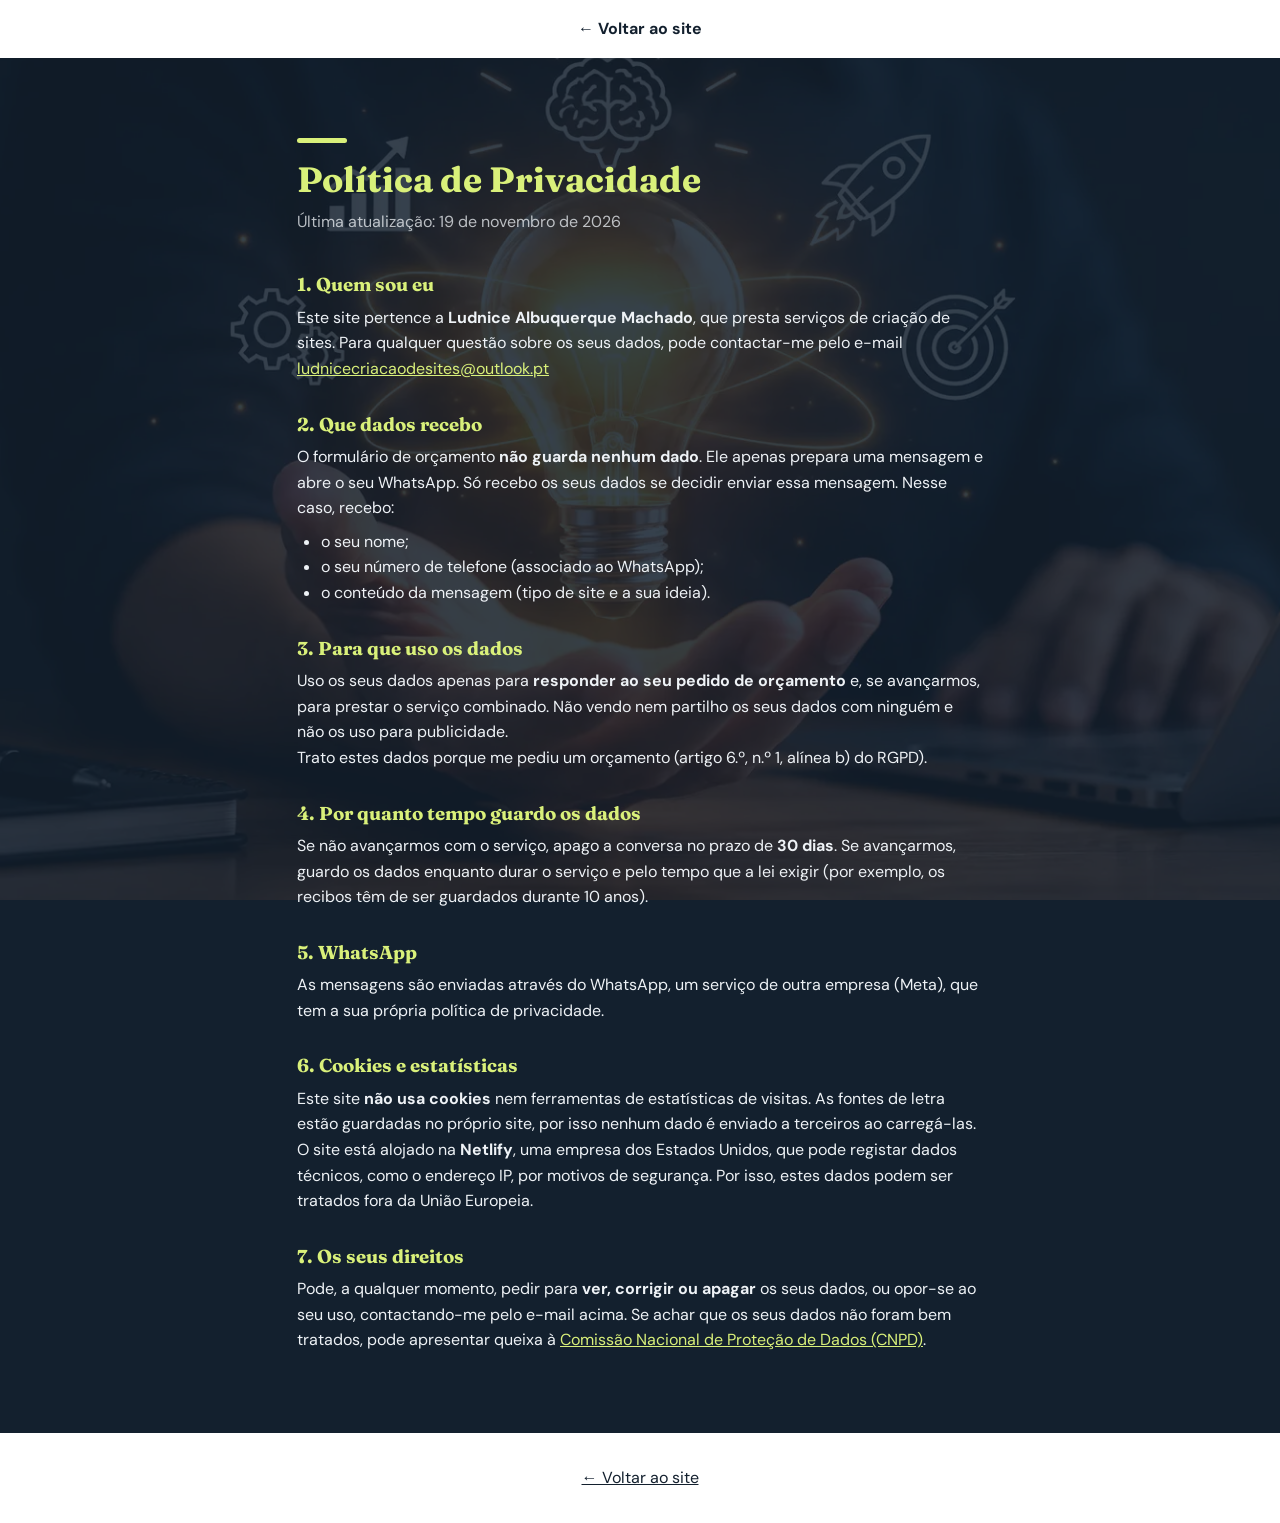
<file: privacidade.html>
<!DOCTYPE html>
<html lang="pt-PT">
<head>
  <meta charset="UTF-8">
  <meta name="viewport" content="width=device-width, initial-scale=1.0">
  <title>Política de Privacidade | Ludnice</title>
  <link rel="icon" href="favicon.svg" type="image/svg+xml">
  <!-- Usa o MESMO arquivo de estilos do site principal -->
  <link rel="stylesheet" href="style.css">
</head>
<body>

  <!-- Cabeçalho simples: só um link para voltar ao site -->
  <header class="cabecalho">
    <a href="index.html" class="voltar">← Voltar ao site</a>
  </header>

  <!-- "main" = conteúdo principal da página -->
  <main class="secao pagina-texto">
    <h2>Política de Privacidade</h2>
    <p class="subtitulo">Última atualização: 19 de novembro de 2026</p>

    <h3>1. Quem sou eu</h3>
    <!-- "mailto:" faz o link abrir o programa de e-mail da pessoa, já com o endereço preenchido -->
    <p>Este site pertence a <strong>Ludnice Albuquerque Machado</strong>, que presta serviços de criação de sites.
       Para qualquer questão sobre os seus dados, pode contactar-me pelo e-mail
       <a href="mailto:ludnicecriacaodesites@outlook.pt">ludnicecriacaodesites@outlook.pt</a></p>

    <h3>2. Que dados recebo</h3>
    <p>O formulário de orçamento <strong>não guarda nenhum dado</strong>. Ele apenas prepara uma mensagem
       e abre o seu WhatsApp. Só recebo os seus dados se decidir enviar essa mensagem. Nesse caso, recebo:</p>
    <ul>
      <li>o seu nome;</li>
      <li>o seu número de telefone (associado ao WhatsApp);</li>
      <li>o conteúdo da mensagem (tipo de site e a sua ideia).</li>
    </ul>

    <h3>3. Para que uso os dados</h3>
    <p>Uso os seus dados apenas para <strong>responder ao seu pedido de orçamento</strong> e, se avançarmos,
       para prestar o serviço combinado. Não vendo nem partilho os seus dados com ninguém
       e não os uso para publicidade.</p>
    <!-- Base legal: o RGPD pede que se diga PORQUE se pode tratar os dados -->
    <p>Trato estes dados porque me pediu um orçamento
       (artigo 6.º, n.º 1, alínea b) do RGPD).</p>

    <h3>4. Por quanto tempo guardo os dados</h3>
    <p>Se não avançarmos com o serviço, apago a conversa no prazo de <strong>30 dias</strong>.
       Se avançarmos, guardo os dados enquanto durar o serviço e pelo tempo que a lei exigir
       (por exemplo, os recibos têm de ser guardados durante 10 anos).</p>

    <h3>5. WhatsApp</h3>
    <p>As mensagens são enviadas através do WhatsApp, um serviço de outra empresa (Meta),
       que tem a sua própria política de privacidade.</p>

    <h3>6. Cookies e estatísticas</h3>
    <p>Este site <strong>não usa cookies</strong> nem ferramentas de estatísticas de visitas.
       As fontes de letra estão guardadas no próprio site, por isso nenhum dado é enviado a terceiros ao carregá-las.
       <!-- ✏️ Se um dia mudar para um alojamento da União Europeia, troque esta frase -->
       O site está alojado na <strong>Netlify</strong>, uma empresa dos Estados Unidos, que pode registar
       dados técnicos, como o endereço IP, por motivos de segurança. Por isso, estes dados podem ser
       tratados fora da União Europeia.</p>

    <h3>7. Os seus direitos</h3>
    <p>Pode, a qualquer momento, pedir para <strong>ver, corrigir ou apagar</strong> os seus dados,
       ou opor-se ao seu uso, contactando-me pelo e-mail acima.
       Se achar que os seus dados não foram bem tratados, pode apresentar queixa à
       <a href="https://www.cnpd.pt" target="_blank" rel="noopener noreferrer">Comissão Nacional de Proteção de Dados (CNPD)</a>.</p>
  </main>

  <footer class="rodape">
    <p><a href="index.html">← Voltar ao site</a></p>
  </footer>

</body>
</html>
</file>
<file: style.css>
/* =========================================================
   FONTES (guardadas na pasta "fontes" do próprio site)
   "@font-face" ensina ao navegador uma fonte nova: o nome dela e onde está o arquivo.
   Como os arquivos estão no nosso site, nada é enviado para o Google (bom para o RGPD).
   ========================================================= */
@font-face {
  font-family: "DM Sans";                   /* nome que usamos no resto do CSS */
  src: url("fontes/dm-sans.woff2") format("woff2");
  font-weight: 400 700;                     /* um arquivo só serve do normal (400) ao negrito (700) */
  font-display: swap;                       /* mostra o texto logo, mesmo antes da fonte carregar */
}

@font-face {
  font-family: "Fraunces";
  src: url("fontes/fraunces-bold.woff2") format("woff2");
  font-weight: 700;                         /* só a versão em negrito, usada nos títulos */
  font-display: swap;
}

/* =========================================================
   CORES DO SITE
   Aqui criamos "variáveis": nomes que guardam uma cor.
   Se quiser mudar a cor do site todo, é só mudar aqui!
   ========================================================= */
/* Cores inspiradas no flyer: azul-marinho escuro + verde-limão */
:root {
  --cor-principal: #d9f07a;   /* verde-limão (títulos e destaques) */
  --cor-texto-botao: #13202e; /* cor das letras dentro do botão verde-limão */
  --cor-fundo: #13202e;       /* azul-marinho bem escuro */
  --cor-fundo-alt: #182a3a;   /* azul-marinho um pouco mais claro (seções e cartões) */
  --cor-borda: rgba(255, 255, 255, 0.1); /* linha branca bem transparente */
  --cor-texto: #eef2f6;       /* letras quase brancas */
  --cor-whatsapp: #25d366;    /* verde do WhatsApp */
  --cor-cabecalho: #ffffff;   /* branco (fundo do cabeçalho e do rodapé) */
  --cor-texto-escuro: #13202e; /* letras escuras, para ler bem em cima do branco */
}

/* =========================================================
   AJUSTES GERAIS
   ========================================================= */
* {
  margin: 0;              /* tira os espaços automáticos que o navegador coloca */
  padding: 0;
  box-sizing: border-box; /* faz o tamanho dos elementos ficar mais previsível */
}

html {
  scroll-behavior: smooth; /* ao clicar no menu, a página rola suavemente */
}

body {
  font-family: "DM Sans", Arial, sans-serif; /* fonte dos textos */
  background: var(--cor-fundo);   /* var(...) usa a cor guardada lá em cima */
  color: var(--cor-texto);
  line-height: 1.6;               /* espaço entre as linhas do texto */
}

/* IMAGEM DE FUNDO "sombreada"
   "::before" cria uma camada extra dentro do <body>, só com a imagem.
   Assim podemos deixar SÓ a imagem transparente, sem afetar os textos. */
body::before {
  content: "";                     /* obrigatório para a camada existir */
  position: fixed;                 /* fica parada enquanto a página rola */
  inset: 0;                        /* estica a camada para cobrir a tela inteira */
  z-index: -1;                     /* manda a camada para TRÁS de todo o conteúdo */
  background-image: url("imagens/fundo.webp"); /* a imagem (versão leve, em WebP) que está na pasta do site */
  background-size: cover;          /* a imagem cobre a tela toda, sem deformar */
  background-position: center;     /* centraliza a imagem */
  opacity: 0.15;                   /* 0 = invisível, 1 = imagem forte. 0.15 = bem fraquinha */
}

/* Títulos usam a fonte "Fraunces", igual ao flyer */
h1, h2, h3 {
  font-family: "Fraunces", Georgia, serif;
  line-height: 1.2;
}

/* =========================================================
   CABEÇALHO
   ========================================================= */
.cabecalho {
  position: sticky;   /* o cabeçalho "gruda" no topo quando a página rola */
  top: 0;
  z-index: 10;        /* fica por cima das outras coisas */
  display: flex;      /* coloca os itens lado a lado */
  align-items: center;
  justify-content: center; /* centraliza o menu */
  padding: 1rem 2rem;
  background: var(--cor-cabecalho); /* fundo branco */
}

.menu {
  display: flex;
  flex-wrap: wrap;           /* se a tela for estreita, os links passam para a linha de baixo */
  justify-content: center;
  gap: 0.3rem 1.4rem;        /* espaço entre os links (vertical e horizontal) */
}

.menu a {
  color: var(--cor-texto-escuro); /* letras escuras em cima do branco */
  font-weight: bold;
  text-decoration: none;
}

.menu a:hover {          /* ":hover" = quando o mouse passa por cima */
  text-decoration: underline; /* sublinha o link */
}

/* Marca (ícone + nome): no computador fica escondida */
.marca-celular {
  display: none;
  align-items: center;     /* alinha o ícone e o nome pelo meio */
  gap: 0.5rem;             /* espaço entre o ícone e o nome */
  color: var(--cor-texto-escuro);
  font-family: "Fraunces", Georgia, serif;
  font-size: 1.3rem;
  font-weight: bold;
  text-decoration: none;
}

.marca-icone {
  width: 34px;
  height: 34px;
}

/* Botão ☰ do menu: no computador ele fica escondido */
.botao-menu {
  display: none;
  background: none;
  border: none;
  color: var(--cor-texto-escuro); /* ☰ escuro, para aparecer no branco */
  font-size: 1.8rem;
  cursor: pointer;       /* mostra a "mãozinha" ao passar o mouse */
}

/* =========================================================
   SEÇÃO INICIAL
   ========================================================= */
.inicio {
  min-height: 65vh;      /* "vh" = altura da tela. 65vh = 65% da altura */
  display: flex;
  flex-direction: column; /* empilha os itens um embaixo do outro */
  justify-content: center;
  align-items: center;
  text-align: center;
  padding: 2rem;
}

.inicio h1 {
  font-size: 2.8rem;
  max-width: 800px;
  margin-bottom: 1rem;
  color: var(--cor-principal); /* título em verde-limão, como no flyer */
}

.destaque {
  text-decoration: underline;  /* sublinha a palavra "bonito" para dar destaque */
}

.botoes {
  display: flex;
  gap: 1rem;             /* espaço entre os botões */
  flex-wrap: wrap;       /* se não couber, passa para a linha de baixo */
  justify-content: center;
  margin-top: 2rem;
}

/* =========================================================
   BOTÕES
   ========================================================= */
.botao {
  display: inline-block;
  padding: 0.9rem 1.8rem;
  border-radius: 50px;   /* cantos bem arredondados */
  font-weight: bold;
  text-decoration: none;
  transition: transform 0.2s, box-shadow 0.2s; /* animação suave */
}

.botao:hover {
  transform: translateY(-3px); /* o botão "sobe" um pouquinho */
  box-shadow: 0 8px 20px rgba(0, 0, 0, 0.3);
}

.botao-principal {
  background: var(--cor-principal); /* fundo verde-limão */
  color: var(--cor-texto-botao);    /* letras escuras para dar contraste */
}

/* Botão que leva ao WhatsApp fica verde, como no flyer */
.botao-whatsapp {
  background: var(--cor-whatsapp);
  color: #13202e;
  border: none;
  font-size: 1rem;
  font-family: inherit;  /* usa a mesma fonte do resto do site */
  cursor: pointer;
}

.botao-secundario {
  border: 2px solid var(--cor-principal);
  color: var(--cor-principal);
}

/* =========================================================
   SEÇÕES
   ========================================================= */
.secao {
  padding: 5rem 2rem;
  text-align: center;
  scroll-margin-top: 60px; /* ao pular para a seção pelo menu, deixa espaço para o cabeçalho não cobrir o título */
}

.secao-alternada {
  /* azul semitransparente: o último número (0.6) deixa a imagem de fundo aparecer um pouco */
  background: rgba(24, 42, 58, 0.6);
}

.secao h2 {
  font-size: 2.2rem;
  margin-bottom: 0.5rem;
  color: var(--cor-principal);
}

/* "::before" cria um enfeite ANTES do título: aqui, um tracinho verde-limão
   igual ao que aparece no topo do flyer */
.secao h2::before {
  content: "";           /* obrigatório para o enfeite aparecer (mesmo vazio) */
  display: block;
  width: 50px;
  height: 5px;
  margin: 0 auto 1rem;   /* "auto" centraliza; 1rem de espaço embaixo */
  border-radius: 5px;
  background: var(--cor-principal);
}

.subtitulo {
  opacity: 0.75;         /* deixa o texto um pouco mais clarinho */
  margin-bottom: 2.5rem;
}

/* =========================================================
   CARTÕES DE SERVIÇO
   ========================================================= */
.cartoes {
  display: grid;
  /* No computador: 4 colunas do mesmo tamanho ("1fr" = uma parte igual do espaço) */
  grid-template-columns: repeat(4, 1fr);
  gap: 1.5rem;
  max-width: 1000px;     /* largura suficiente para 4 cartões lado a lado no computador */
  margin: 0 auto;        /* centraliza na página */
}

/* Em ecrãs médios (tablet, até 900px de largura): 2 colunas, ou seja, 2 cartões em cima e 2 embaixo.
   Assim nenhum cartão fica sozinho numa linha */
@media (max-width: 900px) {
  .cartoes {
    grid-template-columns: repeat(2, 1fr);
  }
}

.cartao {
  background: var(--cor-fundo-alt);
  color: var(--cor-texto);
  border: 2px solid var(--cor-borda); /* borda discreta */
  border-radius: 16px;
  padding: 1rem 1rem 1.5rem; /* menos espaço em cima, para a imagem ficar mais perto da borda */
  cursor: pointer;
  font-family: inherit;  /* usa a mesma fonte do resto do site */
  transition: transform 0.2s, border-color 0.2s;
}

.cartao:hover {
  transform: scale(1.04); /* aumenta um pouquinho */
}

/* Imagem no topo de cada cartão de serviço */
.cartao-imagem {
  width: 100%;              /* ocupa toda a largura do cartão */
  aspect-ratio: 1 / 1;      /* deixa a imagem quadrada (largura = altura) */
  object-fit: cover;        /* preenche o quadrado sem esticar (corta as sobras) */
  border-radius: 12px;      /* cantos arredondados */
  margin-bottom: 1rem;      /* espaço entre a imagem e o título */
  display: block;
}

/* Cartão SEM foto: um quadrado colorido com um emoji grande no meio.
   Ele usa também a classe "cartao-imagem", então herda o tamanho e os cantos arredondados */
.cartao-icone {
  display: flex;               /* "flex" ajuda a centralizar o que está dentro */
  align-items: center;         /* centraliza o emoji na vertical */
  justify-content: center;     /* centraliza o emoji na horizontal */
  font-size: 5rem;             /* emoji bem grande */
  /* Fundo azul que imita as outras imagens:
     "radial-gradient" = degradê em CÍRCULO, que começa no centro e vai para as bordas.
     Centro azul-claro brilhante -> azul médio -> azul-marinho bem escuro nos cantos */
  background: radial-gradient(circle at center, #3b7bff 0%, #1a3fa8 40%, #0a1638 100%);
  /* Brilho azul à volta do emoji, como a luz das outras imagens.
     Os números são: deslocamento para o lado, para baixo, tamanho do brilho, cor */
  text-shadow: 0 0 25px #5aa0ff;
}

/* O texto de detalhe começa ESCONDIDO... */
.detalhe {
  display: none;
  margin-top: 1rem;
  font-size: 0.95rem;
}

/* ...e aparece quando o cartão ganha a classe "aberto" (feito pelo script.js) */
.cartao.aberto .detalhe {
  display: block;
}

.cartao.aberto {
  border-color: var(--cor-principal);
}

/* =========================================================
   MOSTRUÁRIO
   ========================================================= */
.projeto {
  display: flex;
  align-items: center;
  justify-content: center;
  gap: 2.5rem;
  flex-wrap: wrap;
  max-width: 800px;
  margin: 0 auto;
}

.qrcode {
  width: 200px;          /* deixa a imagem do QR code com 200px de largura */
  background: white;     /* QR code precisa de fundo branco para ser lido */
  padding: 1rem;
  border-radius: 16px;
  box-shadow: 0 4px 20px rgba(0, 0, 0, 0.1);
}

.projeto-info {
  max-width: 350px;
  text-align: left;
}

.projeto-info p {
  margin: 0.5rem 0 1.5rem;
}

/* =========================================================
   SOBRE MIM
   ========================================================= */

/* "#sobre" pega o elemento com id="sobre".
   Diminui só o espaço de CIMA desta seção, para ela ficar mais perto do início */
#sobre {
  padding-top: 1.5rem;
}
.sobre {
  display: flex;
  align-items: center;
  justify-content: center;
  gap: 2.5rem;
  flex-wrap: wrap;
  max-width: 800px;
  margin: 0 auto;
}

/* Vale tanto para a foto de verdade quanto para o círculo provisório */
.foto {
  width: 180px;
  height: 180px;
  border-radius: 50%;          /* deixa redondo */
  object-fit: cover;           /* a foto preenche o círculo sem ficar esticada */
  border: 4px solid var(--cor-principal);
}

/* Círculo com a letra "L" enquanto não tem foto */
.foto-provisoria {
  display: flex;
  align-items: center;
  justify-content: center;
  background: var(--cor-fundo-alt);
  color: var(--cor-principal);
  font-family: "Fraunces", Georgia, serif;
  font-size: 5rem;
}

.sobre-texto {
  max-width: 450px;
  text-align: left;
}

.sobre-texto p + p {           /* "p + p" = um parágrafo que vem logo depois de outro */
  margin-top: 1rem;
}

/* =========================================================
   COMO FUNCIONA (passos)
   ========================================================= */
.passos {
  list-style: none;            /* tira os números automáticos da lista (usamos os nossos) */
  display: grid;
  grid-template-columns: repeat(auto-fit, minmax(190px, 1fr));
  gap: 1.5rem;
  max-width: 1000px;
  margin: 0 auto;
}

.passo {
  background: var(--cor-fundo-alt);
  border: 2px solid var(--cor-borda);
  border-radius: 16px;
  padding: 2rem 1.2rem 1.5rem;
}

/* Bolinha verde-limão com o número do passo */
.passo-numero {
  display: inline-flex;
  align-items: center;
  justify-content: center;
  width: 45px;
  height: 45px;
  border-radius: 50%;
  background: var(--cor-principal);
  color: var(--cor-texto-botao);
  font-weight: bold;
  font-size: 1.3rem;
  margin-bottom: 1rem;
}

.passo p {
  margin-top: 0.5rem;
  font-size: 0.95rem;
  opacity: 0.85;
}

/* =========================================================
   PREÇOS
   ========================================================= */
.preco-cartao {
  max-width: 500px;
  margin: 2rem auto 0;
  padding: 2.5rem 2rem;
  background: var(--cor-fundo);
  border: 2px solid var(--cor-principal);
  border-radius: 24px;
}

/* Etiqueta com o nome do pacote, em cima do preço */
.preco-pacote {
  display: inline-block;       /* a "caixinha" fica só do tamanho do texto */
  border: 2px solid var(--cor-principal);
  color: var(--cor-principal);
  font-weight: bold;
  text-transform: uppercase;   /* deixa o texto em LETRAS MAIÚSCULAS */
  letter-spacing: 1px;         /* espaço extra entre as letras */
  font-size: 0.85rem;
  padding: 0.3rem 1rem;
  border-radius: 50px;         /* formato de "pílula" */
  margin-bottom: 1rem;
}

.preco {
  font-family: "Fraunces", Georgia, serif;
  font-size: 1.6rem;
}

.preco strong {
  display: block;              /* coloca o valor numa linha só dele */
  font-size: 3.5rem;
  color: var(--cor-principal);
}

/* Lista com "✔" no lugar das bolinhas */
.lista-check {
  list-style: none;
  text-align: left;
  margin: 1.5rem 0;
}

.lista-check li {
  padding: 0.7rem 0;
  border-bottom: 1px solid var(--cor-borda);
}

.lista-check li::before {
  content: "✔ ";               /* coloca o ✔ antes de cada item */
  color: var(--cor-principal);
  font-weight: bold;
}

/* Selo "Preço de lançamento" logo abaixo do valor */
.selo-lancamento {
  display: inline-flex;        /* deixa a bolinha e o texto lado a lado */
  align-items: center;         /* alinha os dois pelo meio, na vertical */
  gap: 0.5rem;                 /* espaço entre a bolinha e o texto */
  margin-top: 0.5rem;
  padding: 0.35rem 0.9rem;
  border: 1px solid var(--cor-principal);
  border-radius: 999px;        /* número grande = cantos totalmente redondos (formato de pílula) */
  color: var(--cor-principal);
  font-size: 0.9rem;
  font-weight: bold;
  text-transform: uppercase;   /* escreve tudo em MAIÚSCULAS */
  letter-spacing: 0.05em;      /* afasta um pouquinho as letras */
}

/* A "luzinha": uma bolinha criada pelo CSS antes do texto */
.selo-lancamento::before {
  content: "";                 /* vazio: é só uma forma, sem texto */
  width: 10px;
  height: 10px;
  border-radius: 50%;          /* 50% = círculo */
  background: var(--cor-principal);
  animation: piscar 1.2s ease-in-out infinite; /* usa a animação "piscar", para sempre */
}

/* @keyframes = os "quadros" da animação: começa acesa, apaga no meio, acende de novo */
@keyframes piscar {
  0%, 100% { opacity: 1;   box-shadow: 0 0 8px var(--cor-principal); } /* acesa, com brilho */
  50%      { opacity: 0.2; box-shadow: none; }                         /* quase apagada */
}

/* Respeita quem configurou o aparelho para "reduzir movimento" (acessibilidade): a luz fica parada */
@media (prefers-reduced-motion: reduce) {
  .selo-lancamento::before { animation: none; }
}

/* "hidden" é o atributo que o script.js usa para esconder o selo no Brasil.
   Esta regra garante que nenhum "display" acima o faça aparecer. */
.so-portugal[hidden] {
  display: none;
}

/* Faixa verde-limão do lançamento, igual à do flyer */
.faixa-lancamento {
  background: var(--cor-principal);
  color: var(--cor-texto-botao);
  font-weight: bold;
  padding: 0.8rem 1rem;
  border-radius: 10px;
  margin-bottom: 1.5rem;
}

/* Caixinha do serviço extra (Perfil no Google) */
.extra-cartao {
  max-width: 500px;
  margin: 1.5rem auto 0;       /* espaço em cima, separando do cartão de preço */
  padding: 1.5rem 2rem;
  background: var(--cor-fundo);
  border: 2px dashed var(--cor-principal); /* "dashed" = borda tracejada, para parecer um "adicional" */
  border-radius: 24px;
}

.extra-etiqueta {
  color: var(--cor-principal);
  font-weight: bold;
  text-transform: uppercase;
  letter-spacing: 1px;
  font-size: 0.85rem;
}

.extra-cartao h3 {
  font-size: 1.4rem;
  margin: 0.4rem 0 0.6rem;
}

.extra-cartao h3 + p {         /* "h3 + p" = o parágrafo logo depois do título: o texto de explicação */
  opacity: 0.85;
}

/* Parte de baixo da caixinha: preço só do Perfil no Google */
.extra-avulso {
  margin-top: 1.2rem;
  padding-top: 1.2rem;
  border-top: 1px solid var(--cor-borda); /* linha separando do brinde */
}

.extra-preco {
  font-family: "Fraunces", Georgia, serif;
  font-size: 1.2rem;
  margin-top: 0.3rem;
}

.extra-preco strong {
  color: var(--cor-principal);
  font-size: 1.6rem;
}

/* =========================================================
   AVISO DE PRAZOS
   ========================================================= */
.aviso-prazos {
  max-width: 600px;
  margin: 0 auto;
  padding: 1.5rem;
  text-align: left;
  background: var(--cor-fundo);
  border: 1px solid var(--cor-borda);
  border-left: 5px solid var(--cor-principal); /* faixa grossa à esquerda: visual de "aviso" */
  border-radius: 12px;
  font-size: 0.95rem;
}

.aviso-titulo {
  font-weight: bold;
  font-size: 1.05rem;
  color: var(--cor-principal);
  margin-bottom: 0.5rem;
}

.prazos {
  margin: 1rem 0;
}

/* "dt" = nome da etapa (Domínio, Alojamento...) */
.prazos dt {
  font-weight: bold;
  margin-top: 0.9rem;
}

/* "dd" = explicação da etapa */
.prazos dd {
  margin: 0.2rem 0 0 1.6rem;   /* recuo para alinhar com o texto depois do emoji */
  opacity: 0.85;
}

.aviso-final {
  font-style: italic;          /* letra inclinada */
  opacity: 0.85;
}

/* =========================================================
   BOTÕES DE PAÍS (Portugal / Brasil)
   ========================================================= */
.escolha-pais {
  display: inline-flex;          /* os dois botões lado a lado, juntinhos */
  background: var(--cor-fundo);
  border: 2px solid var(--cor-borda);
  border-radius: 50px;
  padding: 4px;                  /* espacinho entre a borda e os botões */
  gap: 4px;
}

.botao-pais {
  font-family: inherit;
  font-size: 1rem;
  font-weight: bold;
  padding: 0.6rem 1.3rem;
  border: none;
  border-radius: 50px;
  background: transparent;       /* sem fundo quando NÃO está escolhido */
  color: var(--cor-texto);
  cursor: pointer;
  transition: background 0.2s, color 0.2s;
}

/* O botão do país escolhido fica verde-limão (a classe "ativo" é colocada pelo script.js) */
.botao-pais.ativo {
  background: var(--cor-principal);
  color: var(--cor-texto-botao);
}

/* =========================================================
   PERGUNTAS FREQUENTES
   ========================================================= */
.perguntas {
  max-width: 700px;
  margin: 0 auto;
  text-align: left;
}

.perguntas details {
  background: var(--cor-fundo);
  border: 2px solid var(--cor-borda);
  border-radius: 12px;
  margin-bottom: 1rem;
  padding: 1rem 1.3rem;
}

/* "[open]" = quando a pergunta está aberta */
.perguntas details[open] {
  border-color: var(--cor-principal);
}

.perguntas summary {
  font-weight: bold;
  cursor: pointer;
}

.perguntas details p {
  margin-top: 0.8rem;
  opacity: 0.85;
}

/* =========================================================
   FORMULÁRIO DE ORÇAMENTO
   ========================================================= */
.formulario {
  display: flex;
  flex-direction: column;      /* um campo embaixo do outro */
  gap: 0.5rem;
  max-width: 500px;
  margin: 0 auto;
  text-align: left;

  /* A "caixinha" em volta do formulário */
  background: var(--cor-fundo-alt);          /* fundo azul um pouco mais claro */
  border: 2px solid var(--cor-principal);    /* borda verde-limão, igual ao cartão de preço */
  border-radius: 24px;                       /* cantos arredondados */
  padding: 2rem;                             /* espaço entre a borda e o que tem dentro */
  box-shadow: 0 10px 30px rgba(0, 0, 0, 0.3); /* sombra para a caixa "flutuar" */
}

/* Título dentro da caixinha */
.formulario-titulo {
  font-family: "Fraunces", Georgia, serif;
  font-size: 1.4rem;
  color: var(--cor-principal);
  text-align: center;
}

.formulario label {
  font-weight: bold;
  margin-top: 0.8rem;
}

/* Vale para os 3 tipos de campo ao mesmo tempo */
.formulario input,
.formulario select,
.formulario textarea {
  font-family: inherit;
  font-size: 1rem;
  padding: 0.8rem 1rem;
  border-radius: 10px;
  border: 2px solid var(--cor-borda);
  background: var(--cor-fundo);   /* campos mais escuros que a caixa, para se destacarem */
  color: var(--cor-texto);
}

/* ":focus" = quando a pessoa clica no campo para escrever */
.formulario input:focus,
.formulario select:focus,
.formulario textarea:focus {
  outline: none;
  border-color: var(--cor-principal);
}

.formulario .botao {
  margin-top: 1.5rem;
  width: 100%;                 /* botão ocupa a largura toda da caixa: fica bem visível */
  font-size: 1.1rem;
  padding: 1rem;
}

/* Textinho embaixo do botão */
.formulario-aviso {
  text-align: center;
  font-size: 0.85rem;
  opacity: 0.7;
}

/* =========================================================
   ANIMAÇÃO AO ROLAR
   As seções com a classe "revelar" começam invisíveis e um pouco para baixo.
   Quando aparecem na tela, o script.js coloca a classe "visivel" e elas sobem suavemente.
   ========================================================= */
.revelar {
  opacity: 0;
  transform: translateY(40px);
  transition: opacity 0.8s, transform 0.8s;
}

.revelar.visivel {
  opacity: 1;
  transform: translateY(0);
}

/* =========================================================
   RODAPÉ
   ========================================================= */
.rodape {
  text-align: center;
  padding: 2rem;
  background: var(--cor-cabecalho);  /* fundo branco, igual ao cabeçalho */
  color: var(--cor-texto-escuro);  /* letras escuras */
}

/* =========================================================
   PÁGINA DE TEXTO (Política de Privacidade)
   ========================================================= */

/* Link "← Voltar ao site" no cabeçalho */
.voltar {
  color: var(--cor-texto-escuro);
  font-weight: bold;
  text-decoration: none;
}

.voltar:hover {
  text-decoration: underline;
}

/* Texto mais estreito e alinhado à esquerda: fica mais fácil de ler */
.pagina-texto {
  max-width: 750px;
  margin: 0 auto;
  text-align: left;
}

.pagina-texto h2::before {
  margin-left: 0;            /* o tracinho verde fica à esquerda, junto com o texto */
}

.pagina-texto h3 {
  color: var(--cor-principal);
  margin: 2rem 0 0.5rem;
}

.pagina-texto ul {
  margin: 0.5rem 0 0 1.5rem; /* recuo para as bolinhas da lista */
}

.pagina-texto a {
  color: var(--cor-principal);
}

/* Linhas legais do rodapé (privacidade, NIF...): letra menor */
.rodape-legal {
  font-size: 0.85rem;
  margin-top: 0.5rem;
}

/* Todos os links do rodapé ficam escuros, para ler bem no fundo branco */
.rodape a {
  color: var(--cor-texto-escuro);
}

/* =========================================================
   BOTÃO "VOLTAR AO INÍCIO" (↑)
   ========================================================= */
.botao-topo {
  position: fixed;       /* fica parado na tela, mesmo rolando a página */
  bottom: 25px;          /* distância do fundo da tela */
  right: 25px;           /* distância da direita */
  width: 50px;
  height: 50px;
  border-radius: 50%;    /* 50% deixa o quadrado redondo */
  background: var(--cor-principal);   /* verde-limão */
  color: var(--cor-texto-botao);      /* seta escura */
  display: flex;
  align-items: center;
  justify-content: center;
  font-size: 1.5rem;
  font-weight: bold;
  text-decoration: none;
  box-shadow: 0 4px 15px rgba(0, 0, 0, 0.3);

  /* Começa ESCONDIDO: transparente e um pouco mais para baixo */
  opacity: 0;
  transform: translateY(20px);
  pointer-events: none;  /* enquanto está escondido, não dá para clicar nele */
  transition: opacity 0.3s, transform 0.3s; /* aparece e some suavemente */
}

/* Quando o script.js coloca a classe "visivel", o botão aparece subindo */
.botao-topo.visivel {
  opacity: 1;
  transform: translateY(0);
  pointer-events: auto;  /* agora dá para clicar */
}

.botao-topo:hover {
  transform: translateY(-3px); /* sobe um pouquinho ao passar o mouse */
}

/* =========================================================
   CELULAR: regras que só valem em telas pequenas (até 600px)
   ========================================================= */
@media (max-width: 600px) {
  .cabecalho {
    padding: 0.8rem 1.2rem;
    justify-content: space-between; /* no celular: marca na esquerda, ☰ na direita */
  }

  /* No celular a marca aparece */
  .marca-celular {
    display: flex;
  }

  /* No celular o botão ☰ aparece */
  .botao-menu {
    display: block;
  }

  /* O menu vira uma lista "pendurada" embaixo do cabeçalho, e começa escondido */
  .menu {
    display: none;
    position: absolute;  /* sai do lugar normal e se posiciona em relação ao cabeçalho */
    top: 100%;           /* logo abaixo do cabeçalho */
    left: 0;
    right: 0;            /* left 0 + right 0 = ocupa a largura toda */
    flex-direction: column; /* links um embaixo do outro */
    gap: 0;
    background: var(--cor-cabecalho); /* o menu aberto também fica branco */
  }

  /* Quando o script.js coloca a classe "aberto", o menu aparece */
  .menu.aberto {
    display: flex;
  }

  .menu a {
    padding: 1rem 1.2rem;  /* área grande, fácil de tocar com o dedo */
    border-top: 1px solid rgba(0, 0, 0, 0.1); /* linha escura bem fraquinha separando os links */
  }

  /* Textos e espaços menores para caber bem na tela */
  .inicio {
    min-height: 60vh;
    padding: 1.5rem;
  }

  .inicio h1 {
    font-size: 2rem;
  }

  .secao {
    padding: 3.5rem 1.2rem;
  }

  .secao h2 {
    font-size: 1.8rem;
  }

  .projeto-info,
  .sobre-texto {
    text-align: center;
  }

  .preco strong {
    font-size: 2.8rem;
  }

  /* Imagens dos serviços em formato retangular (mais baixinhas) no celular.
     16 / 9 = o mesmo formato de uma tela de TV */
  .cartao-imagem {
    aspect-ratio: 16 / 9;
  }

  /* No telemóvel: 1 cartão por linha, ocupando a largura toda */
  .cartoes {
    grid-template-columns: 1fr;
  }

  /* O quadrado do emoji fica mais baixinho no telemóvel, então o emoji também diminui */
  .cartao-icone {
    font-size: 3.5rem;
  }

  /* Caixinha do orçamento com menos espaço interno no celular */
  .formulario {
    padding: 1.5rem 1.2rem;
  }

  /* ---------- AJUSTE 1: botões do início com a mesma largura ---------- */
  .botoes {
    flex-direction: column;  /* um botão embaixo do outro */
    width: 100%;
    max-width: 300px;        /* não ficam largos demais */
  }

  .botoes .botao {
    text-align: center;      /* texto centralizado dentro do botão */
  }

  /* ---------- AJUSTE 2: "Como funciona" mais compacto ----------
     Cada passo vira uma pequena "grade" de 2 colunas:
     número na esquerda | título e texto na direita */
  .passos {
    gap: 1rem;
  }

  .passo {
    display: grid;
    grid-template-columns: auto 1fr; /* 1ª coluna: tamanho do número | 2ª: o resto do espaço */
    column-gap: 1rem;                /* espaço entre o número e o texto */
    text-align: left;
    padding: 1.2rem;
  }

  .passo-numero {
    grid-row: span 2;        /* o número ocupa 2 linhas: a do título e a do texto */
    margin-bottom: 0;
    align-self: start;       /* fica no topo, alinhado com o título */
  }

  .passo p {
    margin-top: 0.3rem;
  }

  /* ---------- AJUSTE 3: botão ↑ menor e meio transparente ---------- */
  .botao-topo {
    width: 40px;
    height: 40px;
    bottom: 16px;
    right: 16px;
    font-size: 1.2rem;
  }

  .botao-topo.visivel {
    opacity: 0.6;            /* meio transparente: dá para ver o texto por trás */
  }

  /* ":active" = enquanto o dedo está a tocar no botão */
  .botao-topo.visivel:active {
    opacity: 1;
  }
}
</file>
